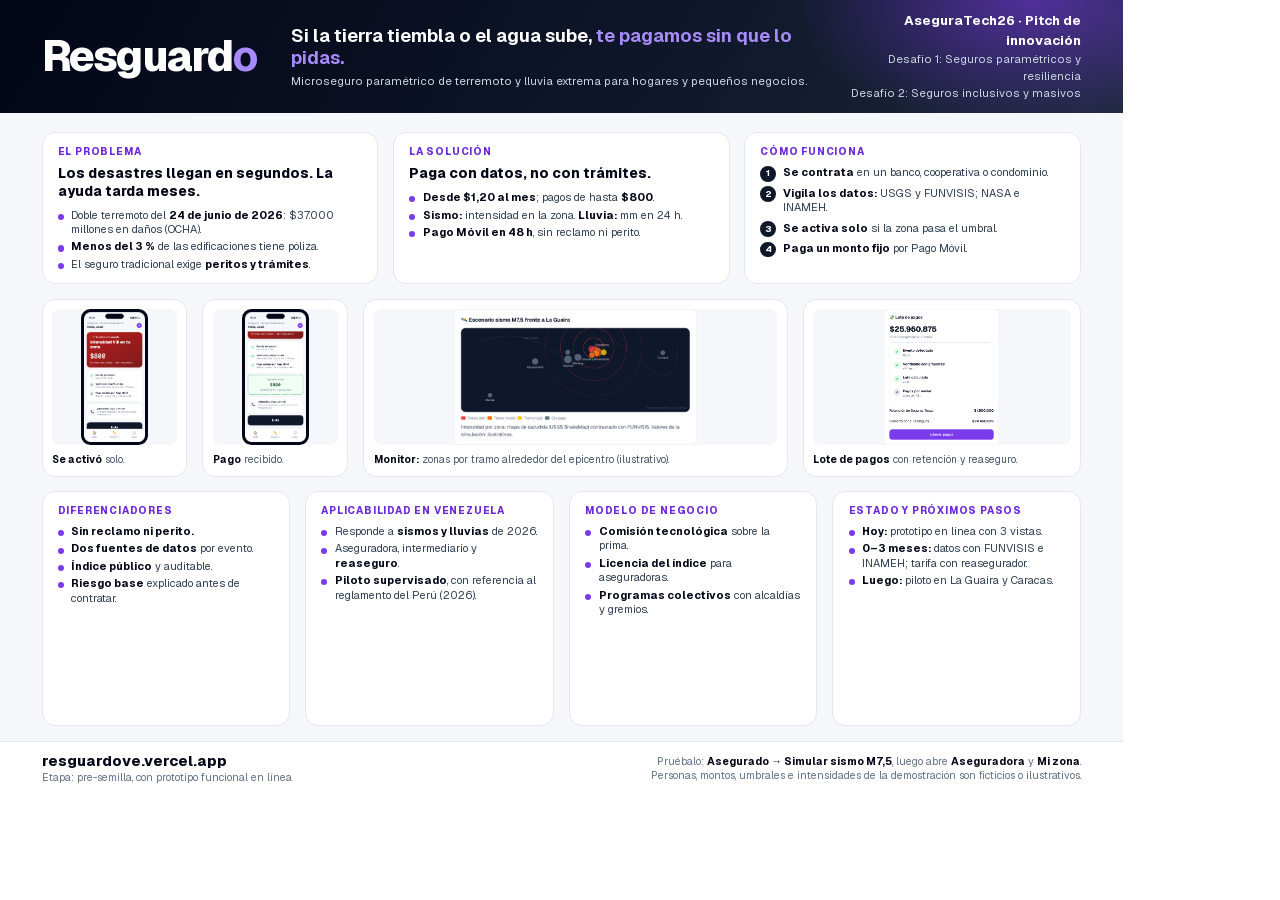
<file: postulacion/lamina.html>
<!DOCTYPE html>
<html lang="es">
<head>
<meta charset="utf-8">
<title>Resguardo — Lámina resumen · AseguraTech26</title>
<style>
  @font-face { font-family: Geist; src: url(geist.woff2) format("woff2"); font-weight: 100 900; }
  @page { size: 297mm 210mm; margin: 0; }
  :root { --r50: #f5f3ff; --r100: #ede9fe; --r200: #ddd6fe; --r400: #a78bfa; --r500: #7c3aed; --r600: #6d28d9; --t950: #020617; --t900: #0f172a; --t500: #64748b; --t200: #e2e8f0; }
  * { box-sizing: border-box; margin: 0; padding: 0; }
  html, body { width: 297mm; height: 210mm; }
  body { font-family: Geist, sans-serif; color: var(--t900); -webkit-print-color-adjust: exact; print-color-adjust: exact; font-size: 8.2pt; line-height: 1.32; }
  .hoja { width: 297mm; height: 210mm; display: grid; grid-template-rows: 30mm 1fr 14mm; overflow: hidden; background: #f5f7fa; }
  header { background: radial-gradient(90mm 50mm at 92% 0%, rgba(124,58,237,.55), transparent 70%), linear-gradient(120deg, #020617 0%, #0f172a 60%, #1e293b 100%); color: #fff; display: flex; align-items: center; padding: 0 11mm; gap: 9mm; }
  .logo { font-size: 32pt; font-weight: 800; letter-spacing: -0.04em; line-height: 1; }
  .logo b { color: var(--r400); }
  .lema { font-size: 14pt; font-weight: 650; line-height: 1.2; }
  .lema span { color: var(--r400); }
  .lema small { display: block; margin-top: 1.5mm; font-size: 8.5pt; font-weight: 400; color: #cbd5e1; }
  .sello { margin-left: auto; text-align: right; font-size: 8.5pt; color: #cbd5e1; line-height: 1.5; }
  .sello b { color: #fff; font-size: 10pt; }
  main { padding: 5mm 11mm 4mm; display: grid; grid-template-columns: 1fr 1fr 1fr; grid-template-rows: auto auto 1fr; gap: 3.8mm; }
  .caja { background: #fff; border-radius: 3.5mm; padding: 3.2mm 4mm; border: 0.3mm solid var(--t200); }
  h2 { font-size: 7.5pt; font-weight: 750; letter-spacing: 0.08em; text-transform: uppercase; color: var(--r600); margin-bottom: 1.8mm; }
  .grande { font-size: 10.4pt; font-weight: 750; line-height: 1.25; color: var(--t950); margin-bottom: 2mm; }
  ul { list-style: none; }
  li { position: relative; padding-left: 3.6mm; margin-top: 0.8mm; color: #334155; }
  li::before { content: ""; position: absolute; left: 0; top: 1.6mm; width: 1.6mm; height: 1.6mm; border-radius: 50%; background: var(--r500); }
  li b { color: var(--t950); }
  ol.pasos { list-style: none; counter-reset: p; }
  ol.pasos li { padding-left: 6mm; margin-top: 1.6mm; }
  ol.pasos li::before { counter-increment: p; content: counter(p); width: 4.2mm; height: 4.2mm; top: 0.1mm; background: var(--t900); color: #fff; font-size: 7pt; font-weight: 700; display: flex; align-items: center; justify-content: center; }
  .capturas { grid-column: 1 / 4; display: grid; grid-template-columns: 0.55fr 0.55fr 1.6fr 1.05fr; gap: 4mm; }
  .captura { background: #fff; border-radius: 3.5mm; border: 0.3mm solid var(--t200); padding: 2.5mm; display: flex; flex-direction: column; }
  .captura .img { flex: 1; border-radius: 2mm; overflow: hidden; background: #f5f7fa; height: 36mm; display: flex; align-items: center; justify-content: center; }
  .captura img { max-width: 100%; max-height: 36mm; display: block; }
  .captura img.tel { border-radius: 2.5mm; border: 0.8mm solid var(--t950); }
  .captura p { margin-top: 2mm; font-size: 7.6pt; color: #475569; }
  .captura p b { color: var(--t950); }
  .fila3 { grid-column: 1 / 4; display: grid; grid-template-columns: repeat(4, 1fr); gap: 4mm; }
  footer { background: #fff; border-top: 0.3mm solid var(--t200); display: flex; align-items: center; gap: 6mm; padding: 0 11mm; font-size: 8pt; color: var(--t500); }
  footer .url { font-size: 11pt; font-weight: 750; color: var(--t950); }
  footer .demo { margin-left: auto; text-align: right; }
  footer b { color: var(--t950); }
</style>
</head>
<body>
<div class="hoja">
  <header>
    <div class="logo">Resguard<b>o</b></div>
    <div class="lema">Si la tierra tiembla o el agua sube, <span>te pagamos sin que lo pidas.</span>
      <small>Microseguro paramétrico de terremoto y lluvia extrema para hogares y pequeños negocios.</small></div>
    <div class="sello"><b>AseguraTech26 · Pitch de innovación</b><br>Desafío 1: Seguros paramétricos y resiliencia<br>Desafío 2: Seguros inclusivos y masivos</div>
  </header>
  <main>
    <div class="caja">
      <h2>El problema</h2>
      <div class="grande">Los desastres llegan en segundos. La ayuda tarda meses.</div>
      <ul>
        <li>Doble terremoto del <b>24 de junio de 2026</b>: $37.000 millones en daños (OCHA).</li>
        <li><b>Menos del 3 %</b> de las edificaciones tiene póliza.</li>
        <li>El seguro tradicional exige <b>peritos y trámites</b>.</li>
      </ul>
    </div>
    <div class="caja">
      <h2>La solución</h2>
      <div class="grande">Paga con datos, no con trámites.</div>
      <ul>
        <li><b>Desde $1,20 al mes</b>; pagos de hasta <b>$800</b>.</li>
        <li><b>Sismo:</b> intensidad en la zona. <b>Lluvia:</b> mm en 24 h.</li>
        <li><b>Pago Móvil en 48 h</b>, sin reclamo ni perito.</li>
      </ul>
    </div>
    <div class="caja">
      <h2>Cómo funciona</h2>
      <ol class="pasos">
        <li><b>Se contrata</b> en un banco, cooperativa o condominio.</li>
        <li><b>Vigila los datos:</b> USGS y FUNVISIS; NASA e INAMEH.</li>
        <li><b>Se activa solo</b> si la zona pasa el umbral.</li>
        <li><b>Paga un monto fijo</b> por Pago Móvil.</li>
      </ol>
    </div>
    <div class="capturas">
      <div class="captura"><div class="img"><img class="tel" src="img/tel-alerta.png"></div><p><b>Se activó</b> solo.</p></div>
      <div class="captura"><div class="img"><img class="tel" src="img/tel-pagado.png"></div><p><b>Pago</b> recibido.</p></div>
      <div class="captura"><div class="img"><img src="img/mon-mapa.png"></div><p><b>Monitor:</b> zonas por tramo alrededor del epicentro (ilustrativo).</p></div>
      <div class="captura"><div class="img"><img src="img/mon-lote.png"></div><p><b>Lote de pagos</b> con retención y reaseguro.</p></div>
    </div>
    <div class="fila3">
      <div class="caja">
        <h2>Diferenciadores</h2>
        <ul>
          <li><b>Sin reclamo ni perito.</b></li>
          <li><b>Dos fuentes de datos</b> por evento.</li>
          <li><b>Índice público</b> y auditable.</li>
          <li><b>Riesgo base</b> explicado antes de contratar.</li>
        </ul>
      </div>
      <div class="caja">
        <h2>Aplicabilidad en Venezuela</h2>
        <ul>
          <li>Responde a <b>sismos y lluvias</b> de 2026.</li>
          <li>Aseguradora, intermediario y <b>reaseguro</b>.</li>
          <li><b>Piloto supervisado</b>, con referencia al reglamento del Perú (2026).</li>
        </ul>
      </div>
      <div class="caja">
        <h2>Modelo de negocio</h2>
        <ul>
          <li><b>Comisión tecnológica</b> sobre la prima.</li>
          <li><b>Licencia del índice</b> para aseguradoras.</li>
          <li><b>Programas colectivos</b> con alcaldías y gremios.</li>
        </ul>
      </div>
      <div class="caja">
        <h2>Estado y próximos pasos</h2>
        <ul>
          <li><b>Hoy:</b> prototipo en línea con 3 vistas.</li>
          <li><b>0–3 meses:</b> datos con FUNVISIS e INAMEH; tarifa con reasegurador.</li>
          <li><b>Luego:</b> piloto en La Guaira y Caracas.</li>
        </ul>
      </div>
    </div>
  </main>
  <footer>
    <div><div class="url">resguardove.vercel.app</div>Etapa: pre-semilla, con prototipo funcional en línea</div>
    <div class="demo">Pruébalo: <b>Asegurado → Simular sismo M7,5</b>, luego abre <b>Aseguradora</b> y <b>Mi zona</b>.<br>Personas, montos, umbrales e intensidades de la demostración son ficticios o ilustrativos.</div>
  </footer>
</div>
</body>
</html>
</file>
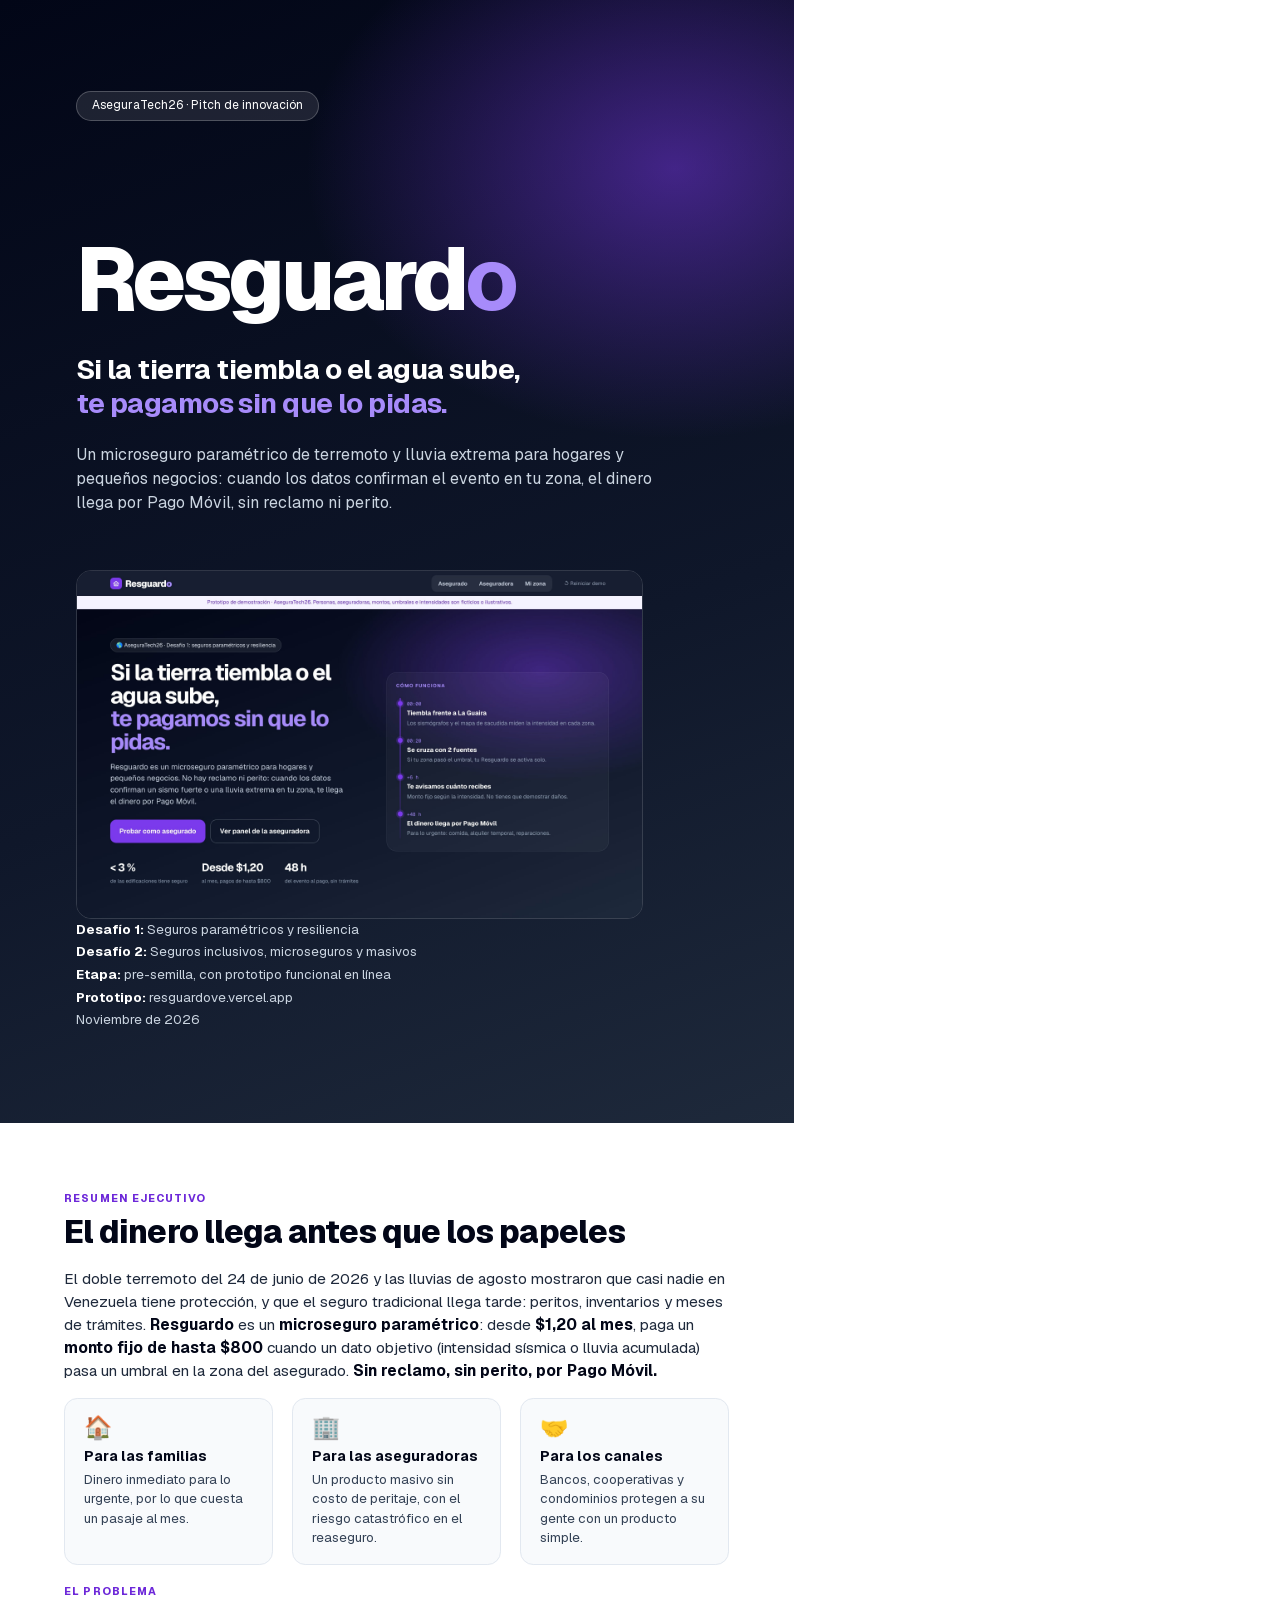
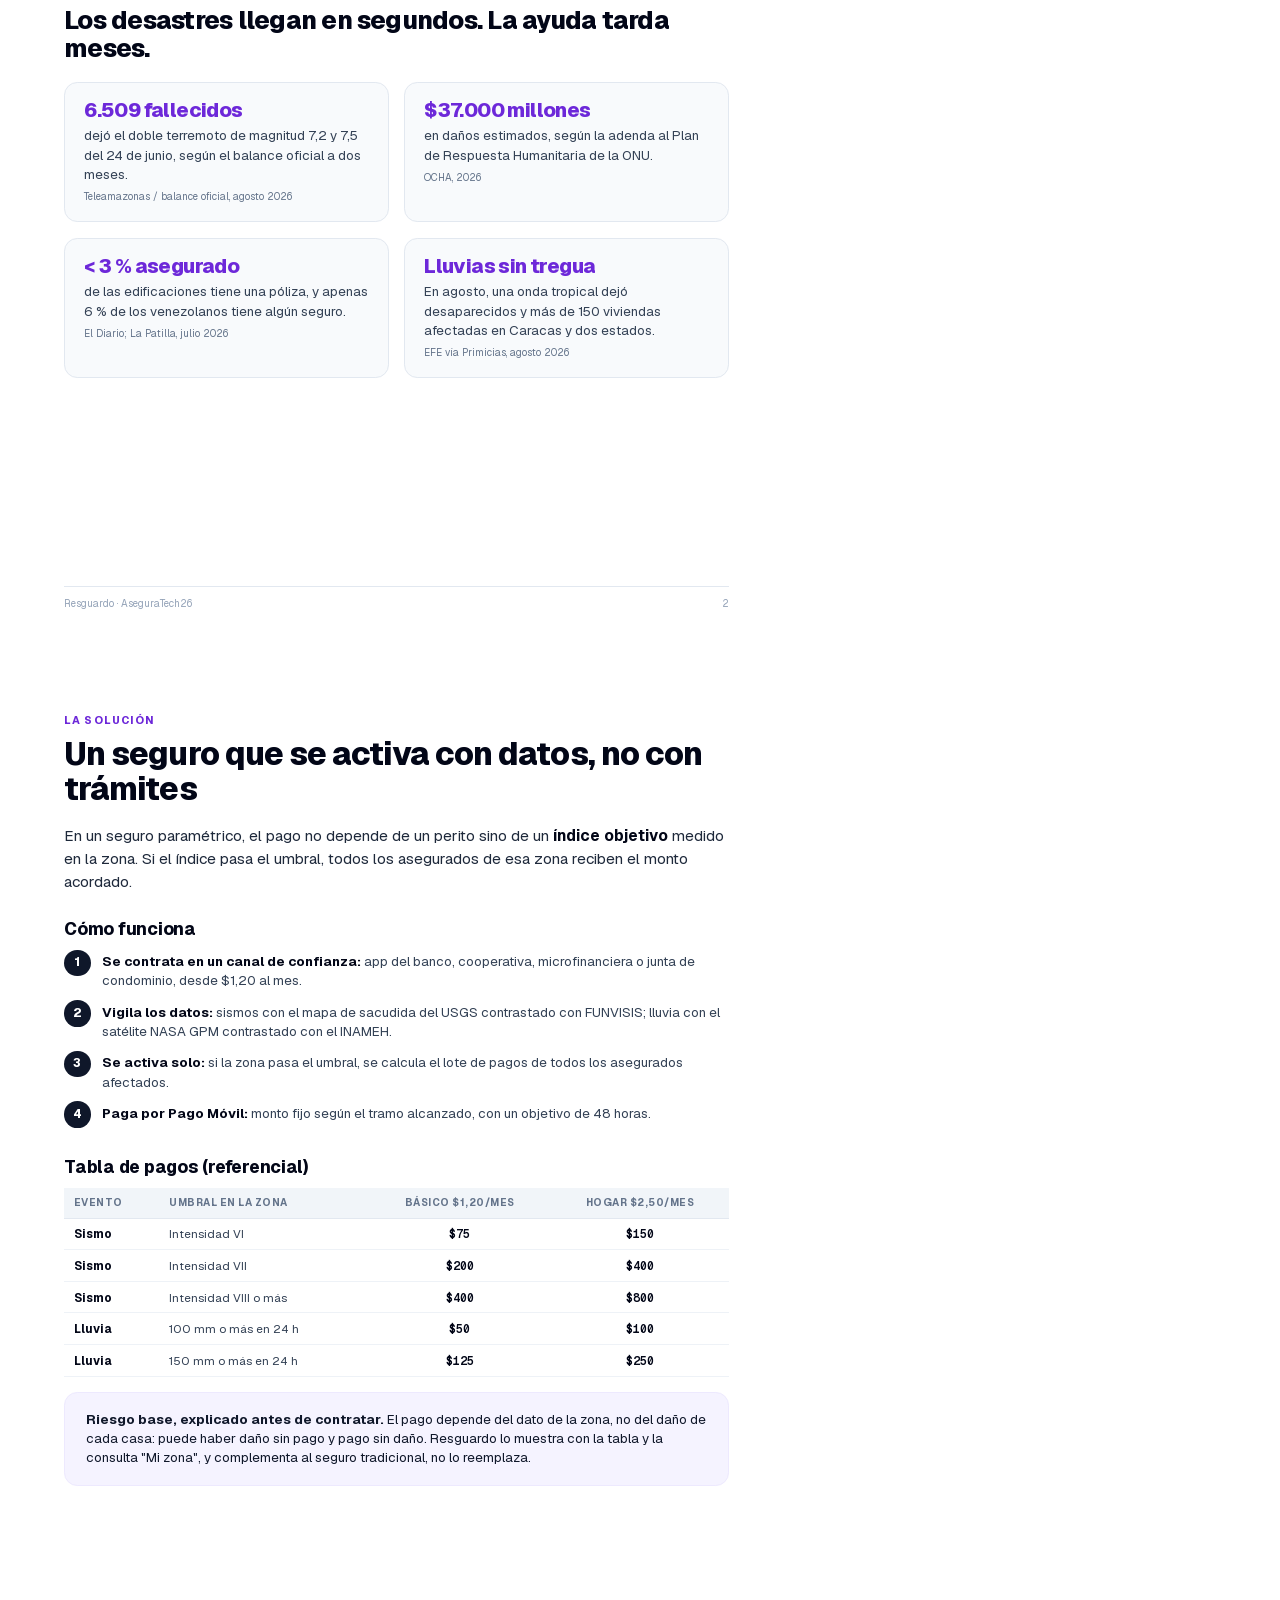
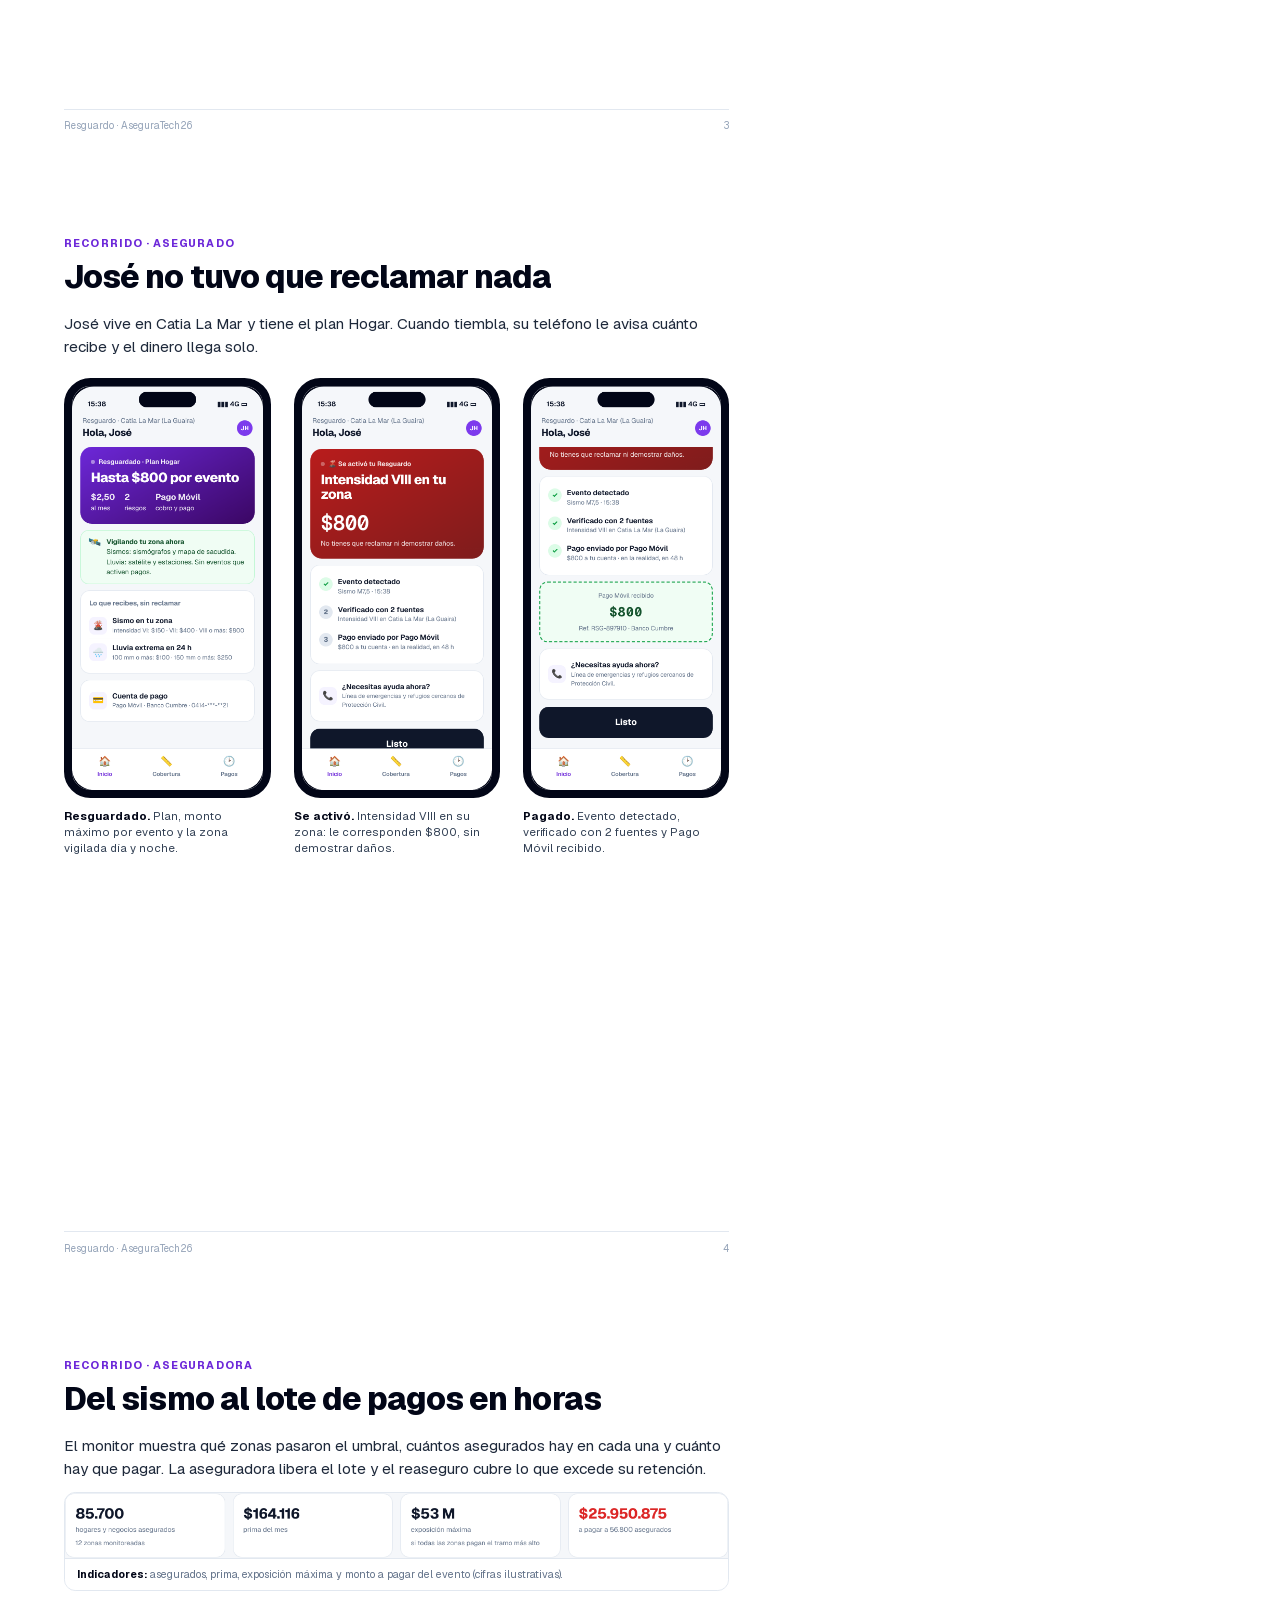
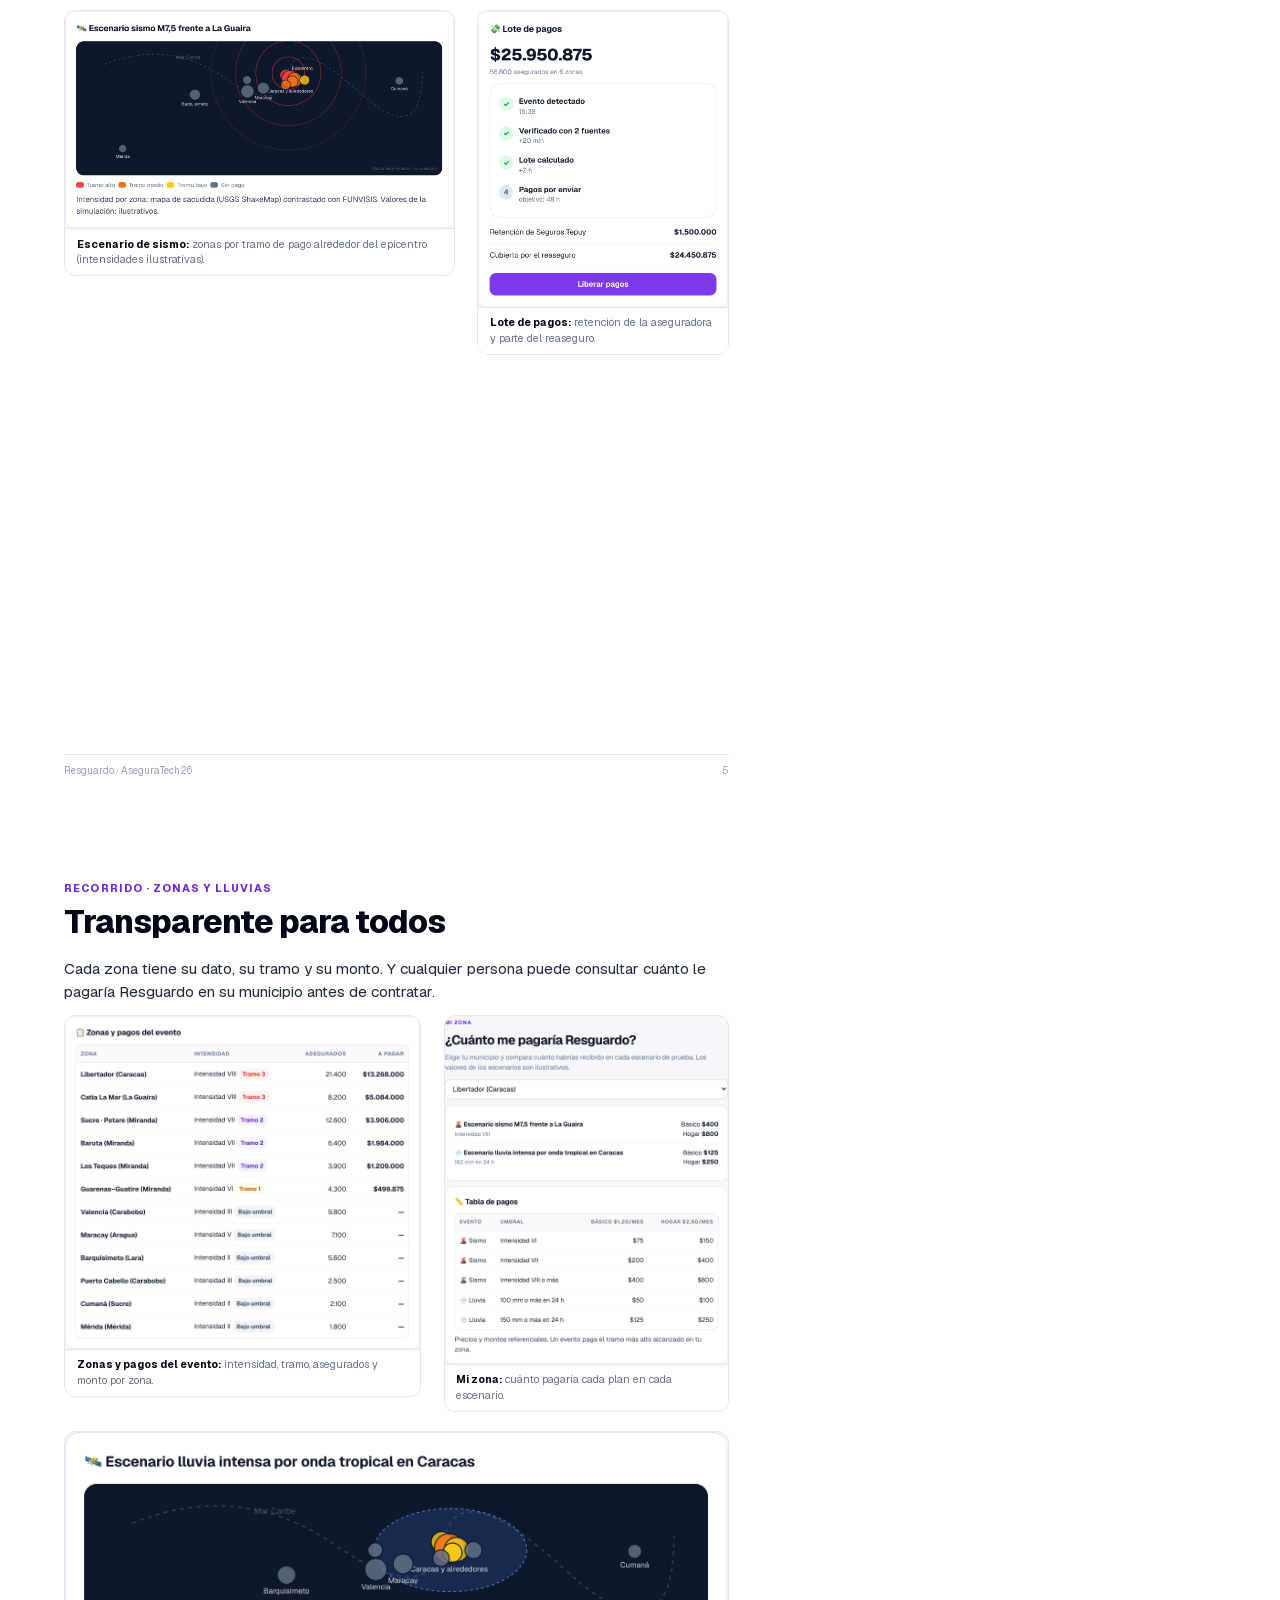
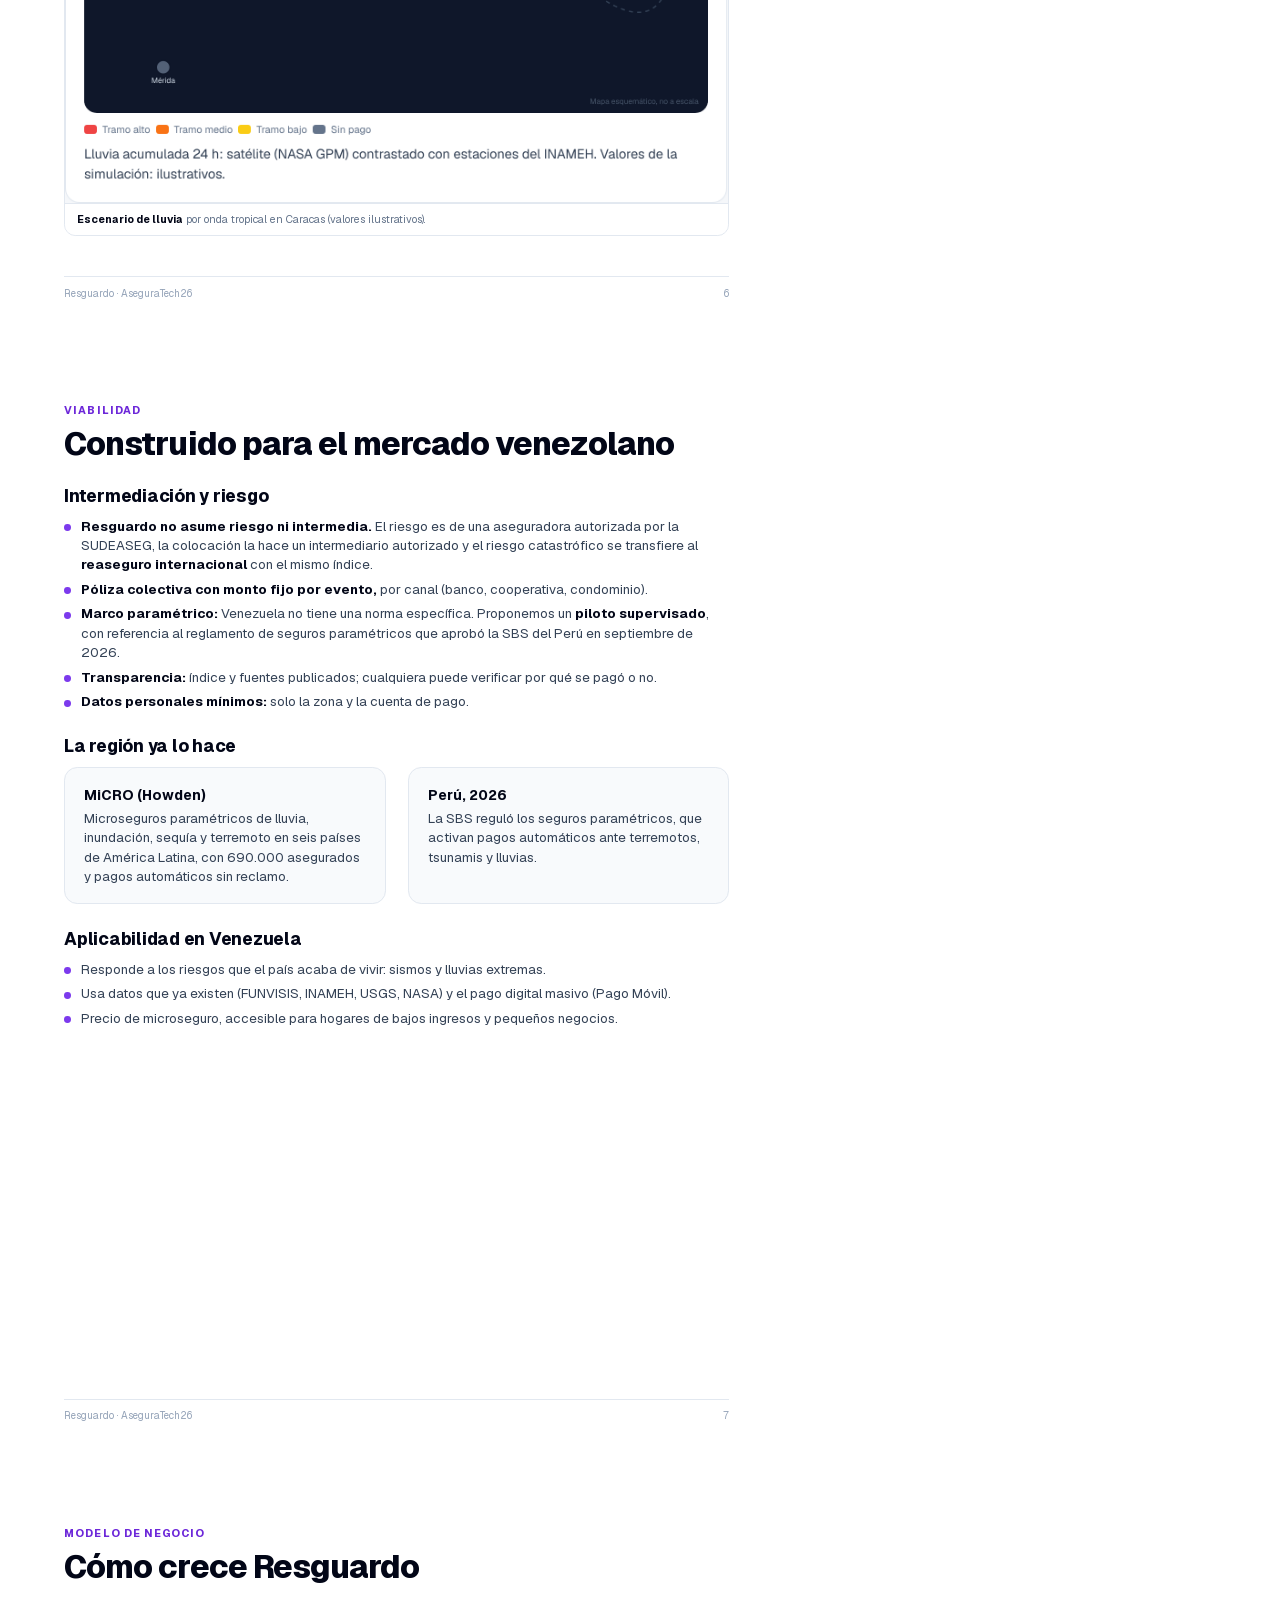
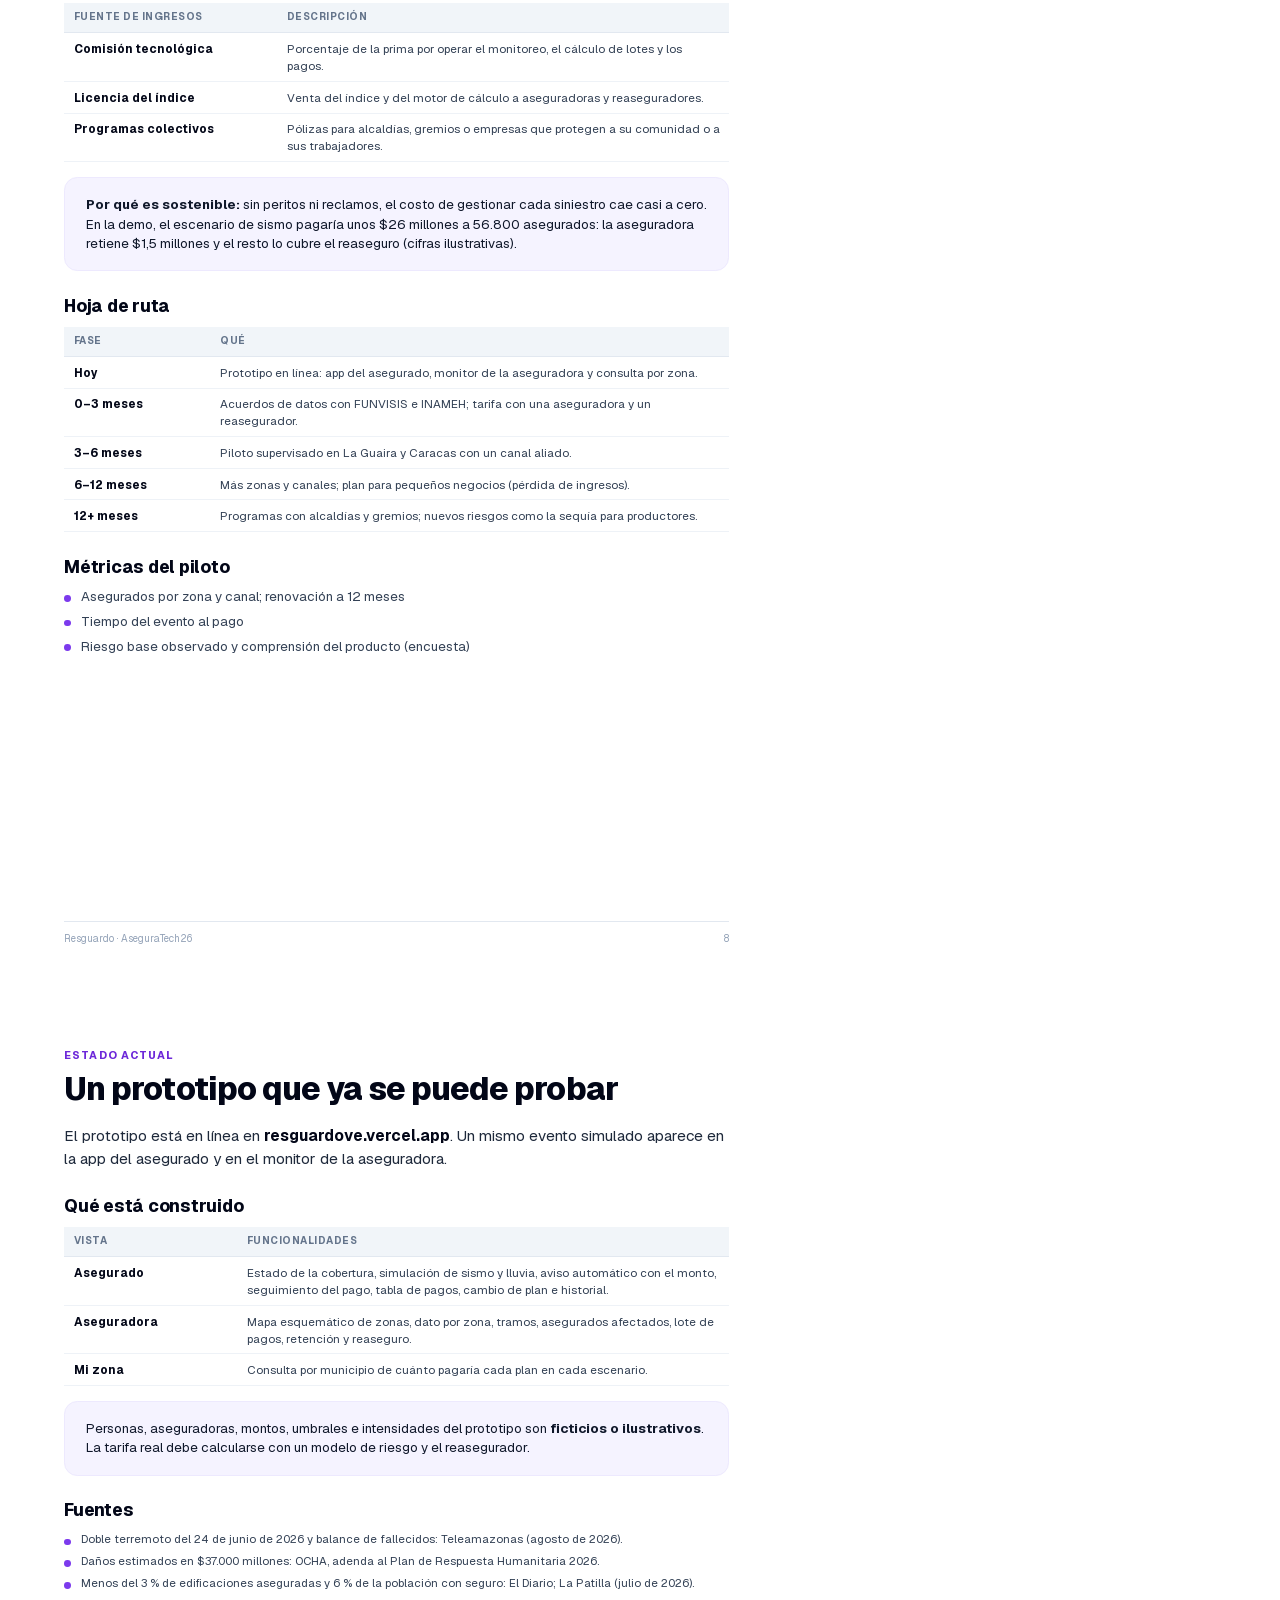
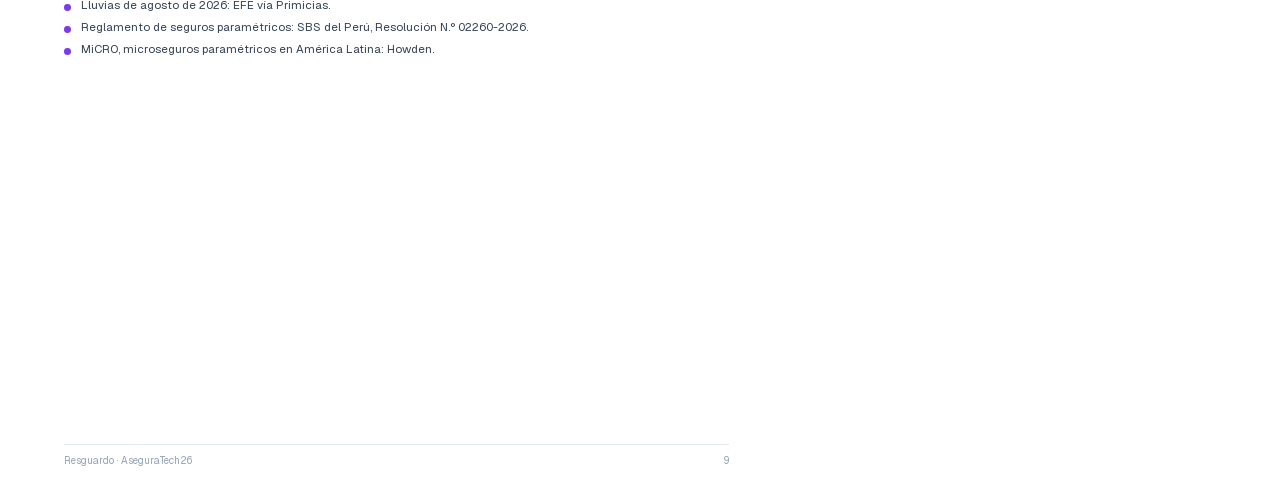
<file: postulacion/principal.html>
<!DOCTYPE html>
<html lang="es">
<head>
<meta charset="utf-8">
<title>Resguardo — Propuesta de innovación · AseguraTech26</title>
<style>
  @font-face { font-family: Geist; src: url(geist.woff2) format("woff2"); font-weight: 100 900; }
  @font-face { font-family: GeistMono; src: url(geist-mono.woff2) format("woff2"); font-weight: 100 900; }
  @page { size: 210mm 297mm; margin: 0; }
  :root { --r50: #f5f3ff; --r100: #ede9fe; --r200: #ddd6fe; --r400: #a78bfa; --r500: #7c3aed; --r600: #6d28d9; --r700: #5b21b6; --t950: #020617; --t900: #0f172a; --t700: #334155; --t500: #64748b; --t200: #e2e8f0; --t100: #f1f5f9; --verde: #16a34a; }
  * { box-sizing: border-box; margin: 0; padding: 0; }
  body { font-family: Geist, sans-serif; color: var(--t900); font-size: 10pt; line-height: 1.45; -webkit-print-color-adjust: exact; print-color-adjust: exact; }
  .pagina { width: 210mm; height: 297mm; position: relative; overflow: hidden; page-break-after: always; padding: 18mm 17mm 20mm; background: #fff; }
  .pagina:last-child { page-break-after: auto; }
  .pie { position: absolute; left: 17mm; right: 17mm; bottom: 9mm; display: flex; justify-content: space-between; font-size: 7.5pt; color: #94a3b8; border-top: 0.3mm solid var(--t200); padding-top: 2.5mm; }
  .seccion { font-size: 8pt; font-weight: 750; letter-spacing: 0.1em; text-transform: uppercase; color: var(--r600); }
  h1 { font-size: 24pt; font-weight: 800; letter-spacing: -0.03em; line-height: 1.1; color: var(--t950); margin: 2mm 0 5mm; }
  h2 { font-size: 13pt; font-weight: 750; letter-spacing: -0.015em; color: var(--t950); margin: 6mm 0 2mm; }
  h3 { font-size: 10.5pt; font-weight: 700; color: var(--t950); margin-bottom: 1mm; }
  p { color: #334155; margin-bottom: 2.5mm; }
  p b, li b, td b { color: var(--t950); }
  .intro { font-size: 11.5pt; line-height: 1.5; color: #1e293b; }
  ul { list-style: none; margin-bottom: 3mm; }
  li { position: relative; padding-left: 4.5mm; margin-top: 1.4mm; color: #334155; }
  li::before { content: ""; position: absolute; left: 0; top: 2mm; width: 1.8mm; height: 1.8mm; border-radius: 50%; background: var(--r500); }
  .cols { display: grid; grid-template-columns: 1fr 1fr; gap: 6mm; }
  .cols3 { display: grid; grid-template-columns: 1fr 1fr 1fr; gap: 5mm; }
  .tarjeta { border: 0.3mm solid var(--t200); border-radius: 3.5mm; padding: 4.5mm 5mm; background: #f8fafc; }
  .tarjeta .ic { font-size: 17pt; line-height: 1; margin-bottom: 2mm; }
  .tarjeta .dato { font-size: 15pt; font-weight: 800; letter-spacing: -0.03em; color: var(--r600); line-height: 1.05; margin-bottom: 1.5mm; }
  .fuente { font-size: 7.5pt; color: var(--t500); margin-top: 1.5mm; }
  .destacado { background: var(--r50); border: 0.3mm solid var(--r100); border-radius: 3.5mm; padding: 4.5mm 5.5mm; margin: 4mm 0; }
  .destacado.verde { background: #f0fdf4; border-color: #bbf7d0; }
  figure { border: 0.3mm solid var(--t200); border-radius: 3mm; overflow: hidden; background: #f5f7fa; }
  figure img { display: block; width: 100%; }
  figcaption { font-size: 8pt; color: var(--t500); padding: 2mm 3mm; background: #fff; border-top: 0.3mm solid var(--t200); }
  figcaption b { color: var(--t950); }
  .tel { text-align: center; }
  .tel img { width: 100%; border-radius: 7mm; border: 2.2mm solid var(--t950); display: block; }
  .tel p { font-size: 8.5pt; margin-top: 2.5mm; color: var(--t700); text-align: left; }
  .paso { display: flex; gap: 3mm; align-items: baseline; }
  .num { flex: 0 0 auto; width: 7mm; height: 7mm; border-radius: 50%; background: var(--t900); color: #fff; font-weight: 750; font-size: 9pt; display: inline-flex; align-items: center; justify-content: center; }
  table { width: 100%; border-collapse: collapse; font-size: 8.8pt; margin: 2mm 0 3mm; }
  th { text-align: left; font-size: 7.5pt; letter-spacing: 0.05em; text-transform: uppercase; color: var(--t500); background: var(--t100); padding: 2mm 2.5mm; border-bottom: 0.3mm solid var(--t200); }
  td { padding: 1.8mm 2.5mm; border-bottom: 0.3mm solid #eef2f7; color: #334155; vertical-align: top; }
  td.cod { font-family: GeistMono, monospace; text-align: center; color: var(--t950); font-weight: 600; }
  .mono { font-family: GeistMono, monospace; }
  .tl { position: relative; padding-left: 7mm; }
  .tl::before { content: ""; position: absolute; left: 2.2mm; top: 2mm; bottom: 2mm; width: 0.5mm; background: var(--r200); }
  .tl .it { position: relative; margin-bottom: 3mm; }
  .tl .it::before { content: ""; position: absolute; left: -6.3mm; top: 1.2mm; width: 3mm; height: 3mm; border-radius: 50%; background: var(--r500); }
  .tl .h { font-family: GeistMono, monospace; font-size: 8pt; color: var(--r600); }

  .portada { background: radial-gradient(150mm 110mm at 85% 15%, rgba(124,58,237,.5) 0%, transparent 65%), linear-gradient(160deg, #020617 0%, #0f172a 60%, #1e293b 100%); color: #fff; padding: 24mm 20mm; display: flex; flex-direction: column; }
  .portada .logo { font-size: 66pt; font-weight: 800; letter-spacing: -0.045em; line-height: 1; margin-top: 30mm; }
  .portada .logo b { color: var(--r400); }
  .portada .lema { font-size: 21pt; font-weight: 700; line-height: 1.2; margin-top: 8mm; letter-spacing: -0.02em; }
  .portada .lema span { color: var(--r400); }
  .portada .sub { font-size: 12pt; color: #cbd5e1; margin-top: 6mm; line-height: 1.5; max-width: 155mm; }
  .portada .datos { margin-top: auto; font-size: 10pt; color: #cbd5e1; line-height: 1.7; }
  .portada .datos b { color: #fff; }
  .portada .vista { margin-top: 12mm; border-radius: 4mm; overflow: hidden; border: 0.4mm solid rgba(255,255,255,.15); width: 150mm; }
  .portada .vista img { width: 100%; display: block; }
  .chip { display: inline-block; align-self: flex-start; padding: 1.5mm 4mm; border-radius: 99px; background: rgba(255,255,255,0.1); border: 0.3mm solid rgba(255,255,255,0.22); font-size: 9pt; color: #fff; }
</style>
</head>
<body>
<section class="pagina portada">
  <span class="chip">AseguraTech26 · Pitch de innovación</span>
  <div class="logo">Resguard<b>o</b></div>
  <div class="lema">Si la tierra tiembla o el agua sube,<br><span>te pagamos sin que lo pidas.</span></div>
  <p class="sub">Un microseguro paramétrico de terremoto y lluvia extrema para hogares y pequeños negocios: cuando los datos confirman el evento en tu zona, el dinero llega por Pago Móvil, sin reclamo ni perito.</p>
  <div class="vista"><img src="img/landing.jpg" alt=""></div>
  <div class="datos">
    <b>Desafío 1:</b> Seguros paramétricos y resiliencia<br>
    <b>Desafío 2:</b> Seguros inclusivos, microseguros y masivos<br>
    <b>Etapa:</b> pre-semilla, con prototipo funcional en línea<br>
    <b>Prototipo:</b> resguardove.vercel.app<br>
    Noviembre de 2026
  </div>
</section>

<section class="pagina">
  <div class="seccion">Resumen ejecutivo</div>
  <h1>El dinero llega antes que los papeles</h1>
  <p class="intro">El doble terremoto del 24 de junio de 2026 y las lluvias de agosto mostraron que casi nadie en Venezuela tiene protección, y que el seguro tradicional llega tarde: peritos, inventarios y meses de trámites. <b>Resguardo</b> es un <b>microseguro paramétrico</b>: desde <b>$1,20 al mes</b>, paga un <b>monto fijo de hasta $800</b> cuando un dato objetivo (intensidad sísmica o lluvia acumulada) pasa un umbral en la zona del asegurado. <b>Sin reclamo, sin perito, por Pago Móvil.</b></p>
  <div class="cols3" style="margin:4mm 0">
    <div class="tarjeta"><div class="ic">🏠</div><h3>Para las familias</h3><p style="margin:0">Dinero inmediato para lo urgente, por lo que cuesta un pasaje al mes.</p></div>
    <div class="tarjeta"><div class="ic">🏢</div><h3>Para las aseguradoras</h3><p style="margin:0">Un producto masivo sin costo de peritaje, con el riesgo catastrófico en el reaseguro.</p></div>
    <div class="tarjeta"><div class="ic">🤝</div><h3>Para los canales</h3><p style="margin:0">Bancos, cooperativas y condominios protegen a su gente con un producto simple.</p></div>
  </div>
  <div class="seccion" style="margin-top:5mm">El problema</div>
  <h1 style="font-size:19pt">Los desastres llegan en segundos. La ayuda tarda meses.</h1>
  <div class="cols" style="gap:4mm">
    <div class="tarjeta"><div class="dato">6.509 fallecidos</div><p style="margin:0">dejó el doble terremoto de magnitud 7,2 y 7,5 del 24 de junio, según el balance oficial a dos meses.</p><div class="fuente">Teleamazonas / balance oficial, agosto 2026</div></div>
    <div class="tarjeta"><div class="dato">$37.000 millones</div><p style="margin:0">en daños estimados, según la adenda al Plan de Respuesta Humanitaria de la ONU.</p><div class="fuente">OCHA, 2026</div></div>
    <div class="tarjeta"><div class="dato">&lt; 3 % asegurado</div><p style="margin:0">de las edificaciones tiene una póliza, y apenas 6 % de los venezolanos tiene algún seguro.</p><div class="fuente">El Diario; La Patilla, julio 2026</div></div>
    <div class="tarjeta"><div class="dato">Lluvias sin tregua</div><p style="margin:0">En agosto, una onda tropical dejó desaparecidos y más de 150 viviendas afectadas en Caracas y dos estados.</p><div class="fuente">EFE vía Primicias, agosto 2026</div></div>
  </div>
  <div class="pie"><span>Resguardo · AseguraTech26</span><span>2</span></div>
</section>

<section class="pagina">
  <div class="seccion">La solución</div>
  <h1>Un seguro que se activa con datos, no con trámites</h1>
  <p class="intro">En un seguro paramétrico, el pago no depende de un perito sino de un <b>índice objetivo</b> medido en la zona. Si el índice pasa el umbral, todos los asegurados de esa zona reciben el monto acordado.</p>
  <h2>Cómo funciona</h2>
  <div class="paso"><span class="num">1</span><p><b>Se contrata en un canal de confianza:</b> app del banco, cooperativa, microfinanciera o junta de condominio, desde $1,20 al mes.</p></div>
  <div class="paso"><span class="num">2</span><p><b>Vigila los datos:</b> sismos con el mapa de sacudida del USGS contrastado con FUNVISIS; lluvia con el satélite NASA GPM contrastado con el INAMEH.</p></div>
  <div class="paso"><span class="num">3</span><p><b>Se activa solo:</b> si la zona pasa el umbral, se calcula el lote de pagos de todos los asegurados afectados.</p></div>
  <div class="paso"><span class="num">4</span><p><b>Paga por Pago Móvil:</b> monto fijo según el tramo alcanzado, con un objetivo de 48 horas.</p></div>
  <h2>Tabla de pagos (referencial)</h2>
  <table>
    <tr><th>Evento</th><th>Umbral en la zona</th><th style="text-align:center">Básico $1,20/mes</th><th style="text-align:center">Hogar $2,50/mes</th></tr>
    <tr><td><b>Sismo</b></td><td>Intensidad VI</td><td class="cod">$75</td><td class="cod">$150</td></tr>
    <tr><td><b>Sismo</b></td><td>Intensidad VII</td><td class="cod">$200</td><td class="cod">$400</td></tr>
    <tr><td><b>Sismo</b></td><td>Intensidad VIII o más</td><td class="cod">$400</td><td class="cod">$800</td></tr>
    <tr><td><b>Lluvia</b></td><td>100 mm o más en 24 h</td><td class="cod">$50</td><td class="cod">$100</td></tr>
    <tr><td><b>Lluvia</b></td><td>150 mm o más en 24 h</td><td class="cod">$125</td><td class="cod">$250</td></tr>
  </table>
  <div class="destacado"><b>Riesgo base, explicado antes de contratar.</b> El pago depende del dato de la zona, no del daño de cada casa: puede haber daño sin pago y pago sin daño. Resguardo lo muestra con la tabla y la consulta "Mi zona", y complementa al seguro tradicional, no lo reemplaza.</div>
  <div class="pie"><span>Resguardo · AseguraTech26</span><span>3</span></div>
</section>

<section class="pagina">
  <div class="seccion">Recorrido · Asegurado</div>
  <h1>José no tuvo que reclamar nada</h1>
  <p class="intro">José vive en Catia La Mar y tiene el plan Hogar. Cuando tiembla, su teléfono le avisa cuánto recibe y el dinero llega solo.</p>
  <div class="cols3" style="margin-top:5mm;gap:6mm">
    <div class="tel"><img src="img/tel-inicio.png" alt=""><p><b>Resguardado.</b> Plan, monto máximo por evento y la zona vigilada día y noche.</p></div>
    <div class="tel"><img src="img/tel-alerta.png" alt=""><p><b>Se activó.</b> Intensidad VIII en su zona: le corresponden $800, sin demostrar daños.</p></div>
    <div class="tel"><img src="img/tel-pagado.png" alt=""><p><b>Pagado.</b> Evento detectado, verificado con 2 fuentes y Pago Móvil recibido.</p></div>
  </div>
  <div class="pie"><span>Resguardo · AseguraTech26</span><span>4</span></div>
</section>

<section class="pagina">
  <div class="seccion">Recorrido · Aseguradora</div>
  <h1>Del sismo al lote de pagos en horas</h1>
  <p class="intro">El monitor muestra qué zonas pasaron el umbral, cuántos asegurados hay en cada una y cuánto hay que pagar. La aseguradora libera el lote y el reaseguro cubre lo que excede su retención.</p>
  <figure style="margin-top:3mm"><img src="img/mon-kpis.png" alt=""><figcaption><b>Indicadores:</b> asegurados, prima, exposición máxima y monto a pagar del evento (cifras ilustrativas).</figcaption></figure>
  <div class="cols" style="margin-top:5mm;align-items:start;grid-template-columns:1.55fr 1fr">
    <figure><img src="img/mon-mapa.png" alt=""><figcaption><b>Escenario de sismo:</b> zonas por tramo de pago alrededor del epicentro (intensidades ilustrativas).</figcaption></figure>
    <figure><img src="img/mon-lote.png" alt=""><figcaption><b>Lote de pagos:</b> retención de la aseguradora y parte del reaseguro.</figcaption></figure>
  </div>
  <div class="pie"><span>Resguardo · AseguraTech26</span><span>5</span></div>
</section>

<section class="pagina">
  <div class="seccion">Recorrido · Zonas y lluvias</div>
  <h1>Transparente para todos</h1>
  <p class="intro">Cada zona tiene su dato, su tramo y su monto. Y cualquier persona puede consultar cuánto le pagaría Resguardo en su municipio antes de contratar.</p>
  <div class="cols" style="margin-top:3mm;align-items:start;grid-template-columns:1.25fr 1fr">
    <figure><img src="img/mon-tabla.png" alt=""><figcaption><b>Zonas y pagos del evento:</b> intensidad, tramo, asegurados y monto por zona.</figcaption></figure>
    <figure><img src="img/zona.png" alt=""><figcaption><b>Mi zona:</b> cuánto pagaría cada plan en cada escenario.</figcaption></figure>
  </div>
  <figure style="margin-top:5mm"><img src="img/mon-mapa-lluvia.png" alt=""><figcaption><b>Escenario de lluvia</b> por onda tropical en Caracas (valores ilustrativos).</figcaption></figure>
  <div class="pie"><span>Resguardo · AseguraTech26</span><span>6</span></div>
</section>

<section class="pagina">
  <div class="seccion">Viabilidad</div>
  <h1>Construido para el mercado venezolano</h1>
  <h2>Intermediación y riesgo</h2>
  <ul>
    <li><b>Resguardo no asume riesgo ni intermedia.</b> El riesgo es de una aseguradora autorizada por la SUDEASEG, la colocación la hace un intermediario autorizado y el riesgo catastrófico se transfiere al <b>reaseguro internacional</b> con el mismo índice.</li>
    <li><b>Póliza colectiva con monto fijo por evento,</b> por canal (banco, cooperativa, condominio).</li>
    <li><b>Marco paramétrico:</b> Venezuela no tiene una norma específica. Proponemos un <b>piloto supervisado</b>, con referencia al reglamento de seguros paramétricos que aprobó la SBS del Perú en septiembre de 2026.</li>
    <li><b>Transparencia:</b> índice y fuentes publicados; cualquiera puede verificar por qué se pagó o no.</li>
    <li><b>Datos personales mínimos:</b> solo la zona y la cuenta de pago.</li>
  </ul>
  <h2>La región ya lo hace</h2>
  <div class="cols">
    <div class="tarjeta"><h3>MiCRO (Howden)</h3><p style="margin:0">Microseguros paramétricos de lluvia, inundación, sequía y terremoto en seis países de América Latina, con 690.000 asegurados y pagos automáticos sin reclamo.</p></div>
    <div class="tarjeta"><h3>Perú, 2026</h3><p style="margin:0">La SBS reguló los seguros paramétricos, que activan pagos automáticos ante terremotos, tsunamis y lluvias.</p></div>
  </div>
  <h2>Aplicabilidad en Venezuela</h2>
  <ul>
    <li>Responde a los riesgos que el país acaba de vivir: sismos y lluvias extremas.</li>
    <li>Usa datos que ya existen (FUNVISIS, INAMEH, USGS, NASA) y el pago digital masivo (Pago Móvil).</li>
    <li>Precio de microseguro, accesible para hogares de bajos ingresos y pequeños negocios.</li>
  </ul>
  <div class="pie"><span>Resguardo · AseguraTech26</span><span>7</span></div>
</section>

<section class="pagina">
  <div class="seccion">Modelo de negocio</div>
  <h1>Cómo crece Resguardo</h1>
  <table>
    <tr><th style="width:32%">Fuente de ingresos</th><th>Descripción</th></tr>
    <tr><td><b>Comisión tecnológica</b></td><td>Porcentaje de la prima por operar el monitoreo, el cálculo de lotes y los pagos.</td></tr>
    <tr><td><b>Licencia del índice</b></td><td>Venta del índice y del motor de cálculo a aseguradoras y reaseguradores.</td></tr>
    <tr><td><b>Programas colectivos</b></td><td>Pólizas para alcaldías, gremios o empresas que protegen a su comunidad o a sus trabajadores.</td></tr>
  </table>
  <div class="destacado"><b>Por qué es sostenible:</b> sin peritos ni reclamos, el costo de gestionar cada siniestro cae casi a cero. En la demo, el escenario de sismo pagaría unos $26 millones a 56.800 asegurados: la aseguradora retiene $1,5 millones y el resto lo cubre el reaseguro (cifras ilustrativas).</div>
  <h2>Hoja de ruta</h2>
  <table>
    <tr><th style="width:22%">Fase</th><th>Qué</th></tr>
    <tr><td><b>Hoy</b></td><td>Prototipo en línea: app del asegurado, monitor de la aseguradora y consulta por zona.</td></tr>
    <tr><td><b>0–3 meses</b></td><td>Acuerdos de datos con FUNVISIS e INAMEH; tarifa con una aseguradora y un reasegurador.</td></tr>
    <tr><td><b>3–6 meses</b></td><td>Piloto supervisado en La Guaira y Caracas con un canal aliado.</td></tr>
    <tr><td><b>6–12 meses</b></td><td>Más zonas y canales; plan para pequeños negocios (pérdida de ingresos).</td></tr>
    <tr><td><b>12+ meses</b></td><td>Programas con alcaldías y gremios; nuevos riesgos como la sequía para productores.</td></tr>
  </table>
  <h2>Métricas del piloto</h2>
  <ul>
    <li>Asegurados por zona y canal; renovación a 12 meses</li>
    <li>Tiempo del evento al pago</li>
    <li>Riesgo base observado y comprensión del producto (encuesta)</li>
  </ul>
  <div class="pie"><span>Resguardo · AseguraTech26</span><span>8</span></div>
</section>

<section class="pagina">
  <div class="seccion">Estado actual</div>
  <h1>Un prototipo que ya se puede probar</h1>
  <p class="intro">El prototipo está en línea en <b>resguardove.vercel.app</b>. Un mismo evento simulado aparece en la app del asegurado y en el monitor de la aseguradora.</p>
  <h2>Qué está construido</h2>
  <table>
    <tr><th style="width:26%">Vista</th><th>Funcionalidades</th></tr>
    <tr><td><b>Asegurado</b></td><td>Estado de la cobertura, simulación de sismo y lluvia, aviso automático con el monto, seguimiento del pago, tabla de pagos, cambio de plan e historial.</td></tr>
    <tr><td><b>Aseguradora</b></td><td>Mapa esquemático de zonas, dato por zona, tramos, asegurados afectados, lote de pagos, retención y reaseguro.</td></tr>
    <tr><td><b>Mi zona</b></td><td>Consulta por municipio de cuánto pagaría cada plan en cada escenario.</td></tr>
  </table>
  <div class="destacado">Personas, aseguradoras, montos, umbrales e intensidades del prototipo son <b>ficticios o ilustrativos</b>. La tarifa real debe calcularse con un modelo de riesgo y el reasegurador.</div>
  <h2>Fuentes</h2>
  <ul style="font-size:8.6pt">
    <li>Doble terremoto del 24 de junio de 2026 y balance de fallecidos: Teleamazonas (agosto de 2026).</li>
    <li>Daños estimados en $37.000 millones: OCHA, adenda al Plan de Respuesta Humanitaria 2026.</li>
    <li>Menos del 3 % de edificaciones aseguradas y 6 % de la población con seguro: El Diario; La Patilla (julio de 2026).</li>
    <li>Lluvias de agosto de 2026: EFE vía Primicias.</li>
    <li>Reglamento de seguros paramétricos: SBS del Perú, Resolución N.° 02260-2026.</li>
    <li>MiCRO, microseguros paramétricos en América Latina: Howden.</li>
  </ul>
  <div class="pie"><span>Resguardo · AseguraTech26</span><span>9</span></div>
</section>
</body>
</html>
</file>
